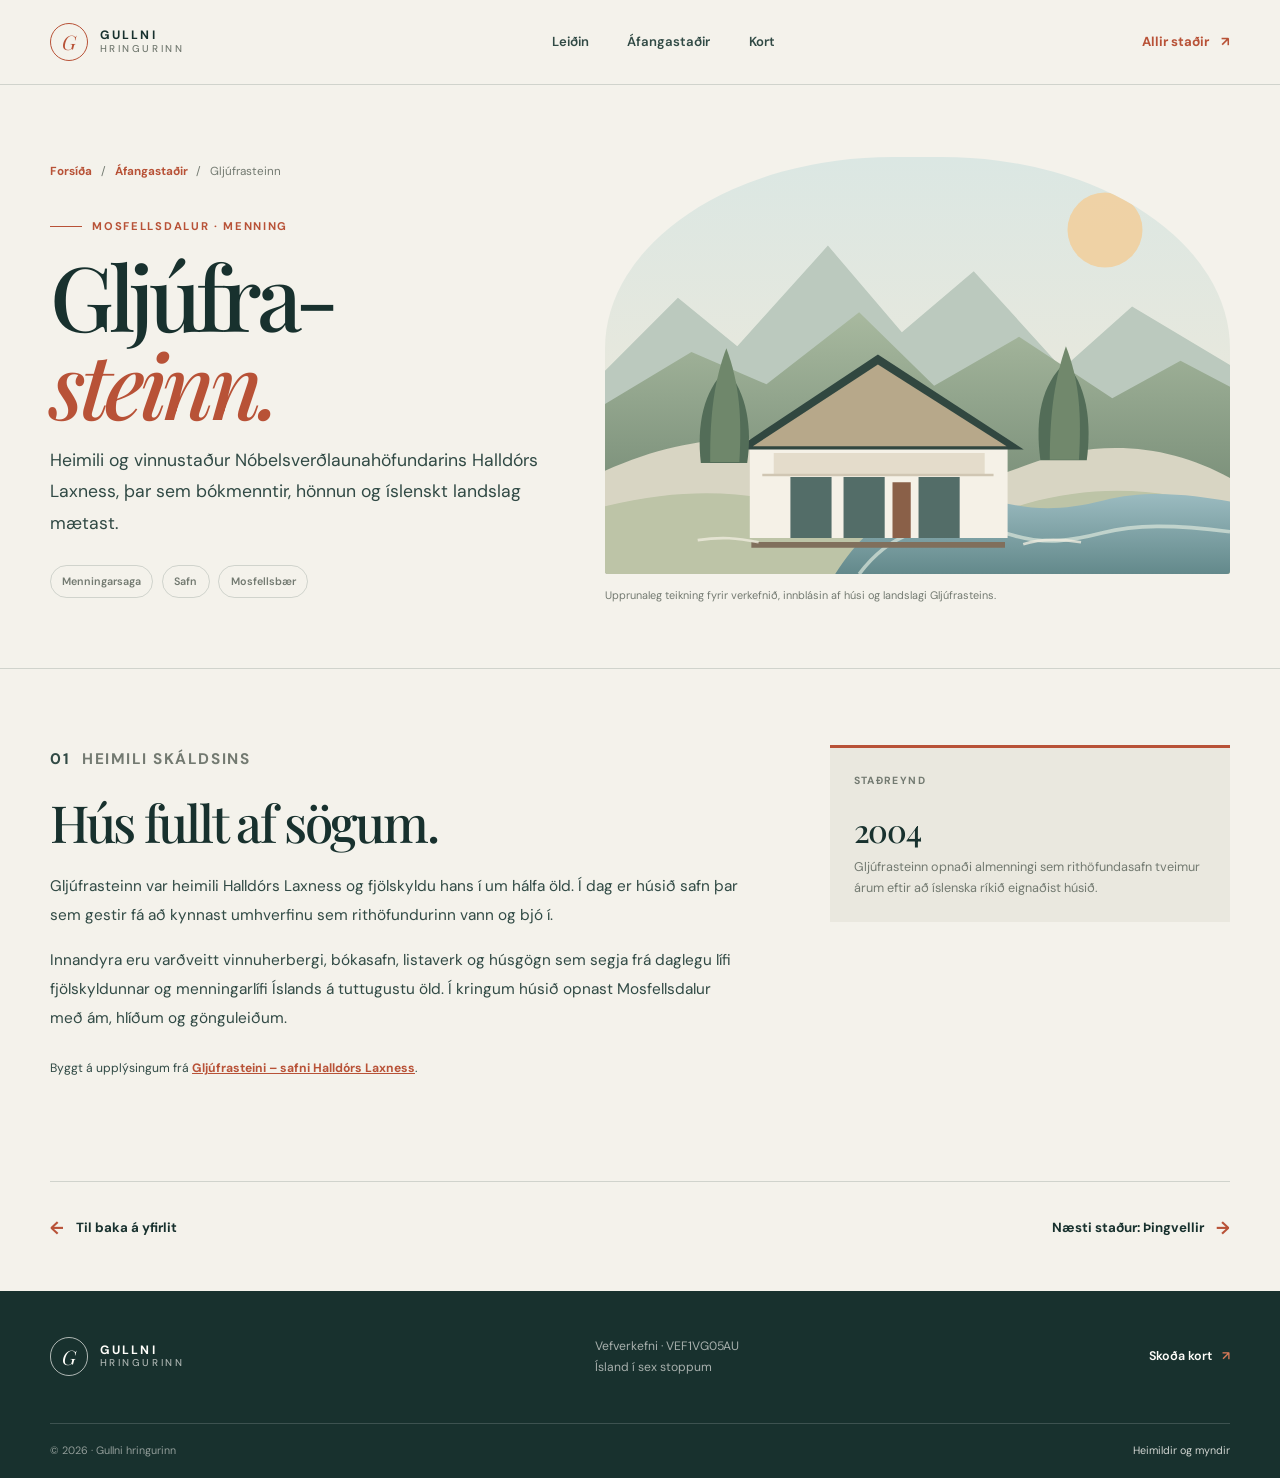
<file: gljufrasteinn.html>
<!doctype html>
<html lang="is">
<head>
  <meta charset="utf-8">
  <meta name="viewport" content="width=device-width, initial-scale=1">
  <meta name="description" content="Gljúfrasteinn, heimili og safn Halldórs Laxness í Mosfellsdal.">
  <title>Gljúfrasteinn — Gullni hringurinn</title>
  <link rel="icon" href="favicon.svg" type="image/svg+xml">
  <link rel="preconnect" href="https://fonts.googleapis.com">
  <link rel="preconnect" href="https://fonts.gstatic.com" crossorigin>
  <link href="https://fonts.googleapis.com/css2?family=DM+Sans:wght@400;500;600;700&family=Playfair+Display:wght@500;600;700&display=swap" rel="stylesheet">
  <link rel="stylesheet" href="styles.css">
</head>
<body class="detail-page">
  <a class="skip-link" href="#efni">Fara beint í efni</a>
  <header class="site-header" id="top">
    <div class="site-header__inner page-width">
      <a class="brand" href="index.html" aria-label="Gullni hringurinn, forsíða"><span class="brand__mark" aria-hidden="true">G</span><span class="brand__text">GULLNI<span>HRINGURINN</span></span></a>
      <nav class="site-nav" aria-label="Aðalvalmynd"><a href="index.html#leidin">Leiðin</a><a href="index.html#stopp" aria-current="page">Áfangastaðir</a><a href="index.html#kort">Kort</a></nav>
      <a class="header-cta" href="index.html#stopp">Allir staðir <span aria-hidden="true">↗</span></a>
    </div>
  </header>
  <main id="efni">
    <section class="detail-hero page-width" aria-labelledby="page-title">
      <div class="detail-hero__copy">
        <p class="breadcrumbs"><a href="index.html">Forsíða</a><span aria-hidden="true">/</span><a href="index.html#stopp">Áfangastaðir</a><span aria-hidden="true">/</span>Gljúfrasteinn</p>
        <p class="eyebrow"><span class="eyebrow__line" aria-hidden="true"></span> Mosfellsdalur · Menning</p>
        <h1 id="page-title">Gljúfra-<br><em>steinn.</em></h1>
        <p class="detail-hero__lead">Heimili og vinnustaður Nóbelsverðlaunahöfundarins Halldórs Laxness, þar sem bókmenntir, hönnun og íslenskt landslag mætast.</p>
        <div class="detail-hero__meta"><span>Menningarsaga</span><span>Safn</span><span>Mosfellsbær</span></div>
      </div>
      <figure class="detail-photo">
        <img src="images/gljufrasteinn.svg" alt="Teiknuð mynd af hvítu húsi í grænum dal, innblásin af Gljúfrasteini" fetchpriority="high">
        <figcaption>Upprunaleg teikning fyrir verkefnið, innblásin af húsi og landslagi Gljúfrasteins.</figcaption>
      </figure>
    </section>
    <section class="story-section" aria-labelledby="story-title">
      <div class="story-grid page-width">
        <article class="story-copy">
          <p class="section-label"><span>01</span><span>Heimili skáldsins</span></p>
          <h2 id="story-title">Hús fullt af sögum.</h2>
          <p>Gljúfrasteinn var heimili Halldórs Laxness og fjölskyldu hans í um hálfa öld. Í dag er húsið safn þar sem gestir fá að kynnast umhverfinu sem rithöfundurinn vann og bjó í.</p>
          <p>Innandyra eru varðveitt vinnuherbergi, bókasafn, listaverk og húsgögn sem segja frá daglegu lífi fjölskyldunnar og menningarlífi Íslands á tuttugustu öld. Í kringum húsið opnast Mosfellsdalur með ám, hlíðum og gönguleiðum.</p>
          <p class="source-note">Byggt á upplýsingum frá <a href="https://www.halldorlaxness.is/en/about_gljufrasteinn/the_museum" target="_blank" rel="noopener noreferrer">Gljúfrasteini – safni Halldórs Laxness</a>.</p>
        </article>
        <aside class="fact-card" aria-label="Fróðleikur um Gljúfrastein">
          <p class="fact-card__label">Staðreynd</p>
          <strong>2004</strong>
          <p>Gljúfrasteinn opnaði almenningi sem rithöfundasafn tveimur árum eftir að íslenska ríkið eignaðist húsið.</p>
        </aside>
      </div>
    </section>
    <nav class="detail-next page-width" aria-label="Fleiri áfangastaðir"><a href="index.html#stopp"><span aria-hidden="true">←</span> Til baka á yfirlit</a><a href="thingvellir.html">Næsti staður: Þingvellir <span aria-hidden="true">→</span></a></nav>
  </main>
  <footer class="site-footer"><div class="site-footer__inner page-width"><a class="brand brand--footer" href="index.html"><span class="brand__mark" aria-hidden="true">G</span><span class="brand__text">GULLNI<span>HRINGURINN</span></span></a><p>Vefverkefni · VEF1VG05AU<br>Ísland í sex stoppum</p><a class="footer-link" href="index.html#kort">Skoða kort <span aria-hidden="true">↗</span></a></div><div class="site-footer__bottom page-width"><span>© 2026 · Gullni hringurinn</span><a href="heimildir.html">Heimildir og myndir</a></div></footer>
</body>
</html>
</file>
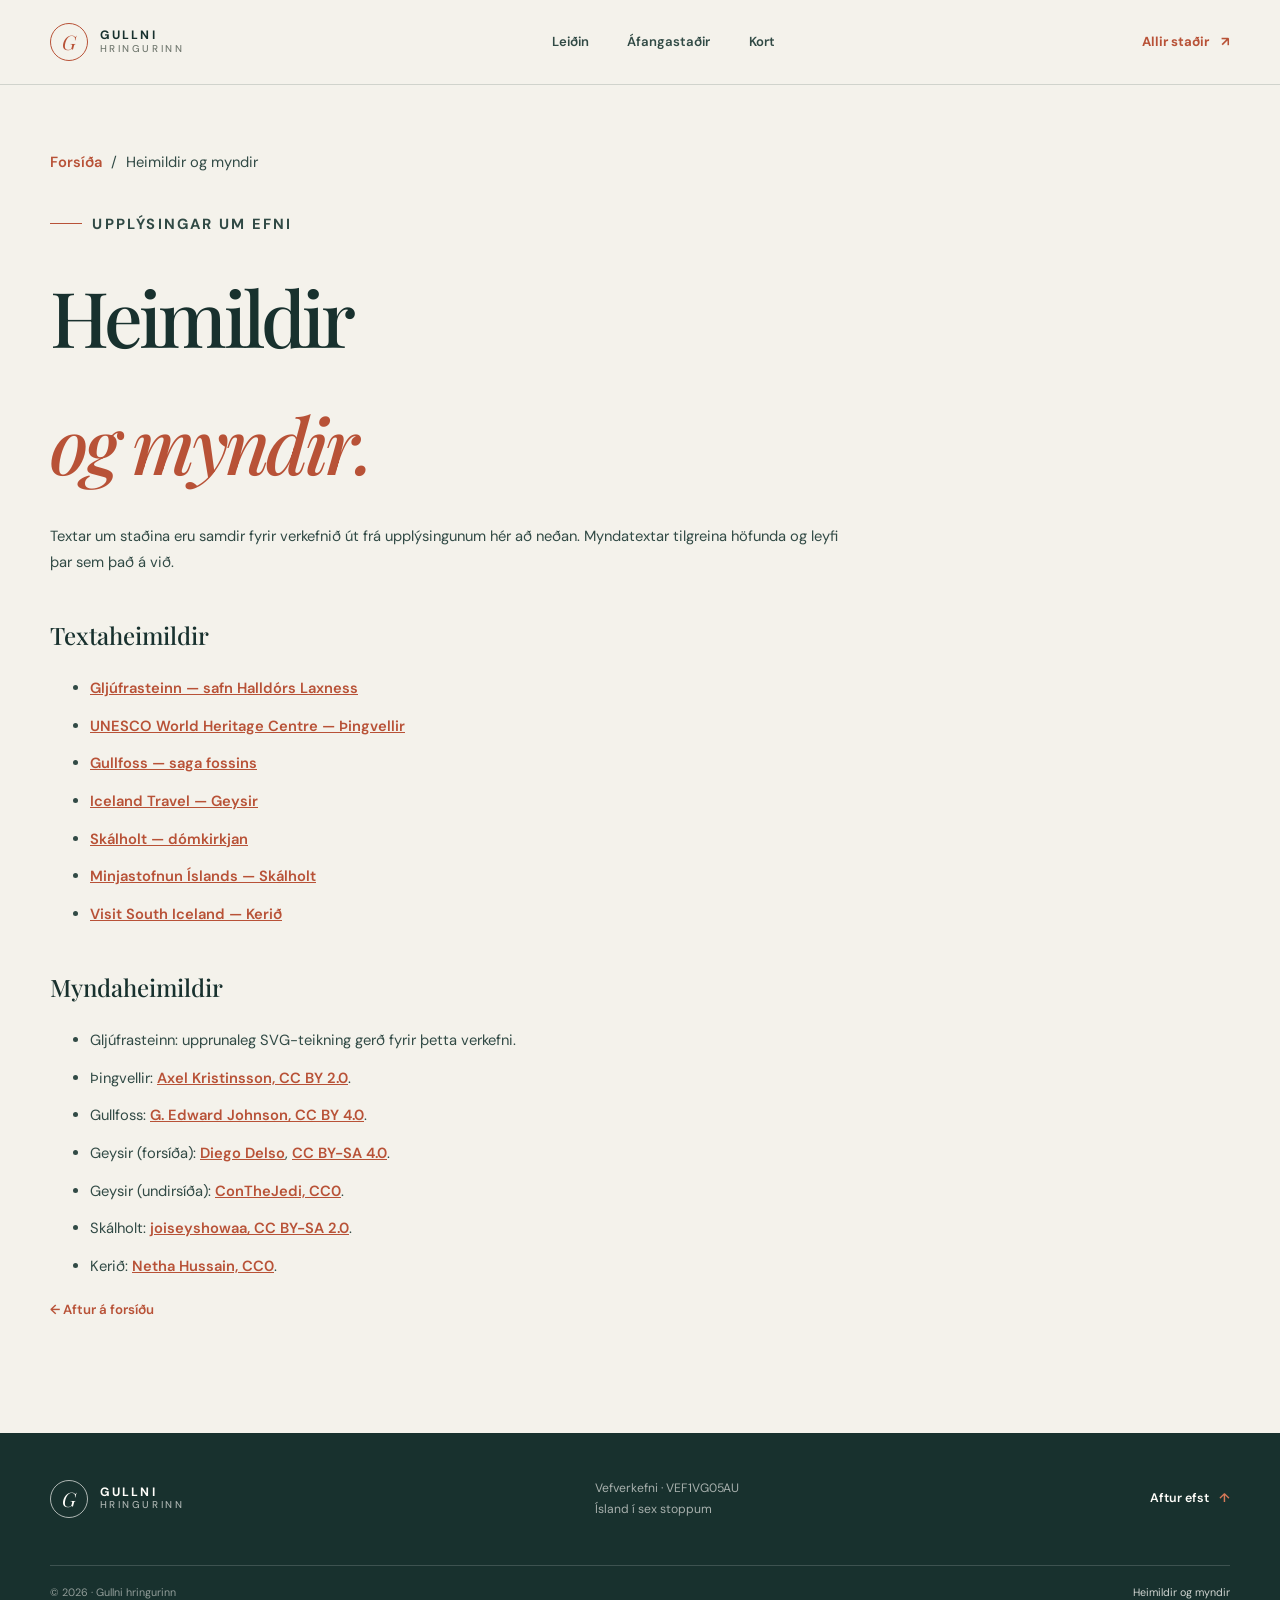
<file: heimildir.html>
<!doctype html>
<html lang="is">
<head>
  <meta charset="utf-8">
  <meta name="viewport" content="width=device-width, initial-scale=1">
  <meta name="description" content="Heimildir og myndir sem eru notaðar á vefnum um Gullna hringinn.">
  <title>Heimildir og myndir — Gullni hringurinn</title>
  <link rel="icon" href="favicon.svg" type="image/svg+xml">
  <link rel="preconnect" href="https://fonts.googleapis.com">
  <link rel="preconnect" href="https://fonts.gstatic.com" crossorigin>
  <link href="https://fonts.googleapis.com/css2?family=DM+Sans:wght@400;500;600;700&family=Playfair+Display:wght@500;600;700&display=swap" rel="stylesheet">
  <link rel="stylesheet" href="styles.css">
</head>
<body class="detail-page">
  <a class="skip-link" href="#efni">Fara beint í efni</a>
  <header class="site-header" id="top"><div class="site-header__inner page-width"><a class="brand" href="index.html" aria-label="Gullni hringurinn, forsíða"><span class="brand__mark" aria-hidden="true">G</span><span class="brand__text">GULLNI<span>HRINGURINN</span></span></a><nav class="site-nav" aria-label="Aðalvalmynd"><a href="index.html#leidin">Leiðin</a><a href="index.html#stopp">Áfangastaðir</a><a href="index.html#kort">Kort</a></nav><a class="header-cta" href="index.html#stopp">Allir staðir <span aria-hidden="true">↗</span></a></div></header>
  <main class="source-page page-width" id="efni">
    <p class="breadcrumbs"><a href="index.html">Forsíða</a><span aria-hidden="true">/</span>Heimildir og myndir</p>
    <p class="eyebrow"><span class="eyebrow__line" aria-hidden="true"></span> Upplýsingar um efni</p>
    <h1>Heimildir<br><em>og myndir.</em></h1>
    <p>Textar um staðina eru samdir fyrir verkefnið út frá upplýsingunum hér að neðan. Myndatextar tilgreina höfunda og leyfi þar sem það á við.</p>
    <h2>Textaheimildir</h2>
    <ul>
      <li><a href="https://www.halldorlaxness.is/en/about_gljufrasteinn/the_museum" target="_blank" rel="noopener noreferrer">Gljúfrasteinn — safn Halldórs Laxness</a></li>
      <li><a href="https://whc.unesco.org/en/list/1152/" target="_blank" rel="noopener noreferrer">UNESCO World Heritage Centre — Þingvellir</a></li>
      <li><a href="https://gullfoss.is/history-of-gullfoss/" target="_blank" rel="noopener noreferrer">Gullfoss — saga fossins</a></li>
      <li><a href="https://www.icelandtravel.is/attractions/geysir/" target="_blank" rel="noopener noreferrer">Iceland Travel — Geysir</a></li>
      <li><a href="https://www.skalholt.is/en/skalholtsdomkirkja" target="_blank" rel="noopener noreferrer">Skálholt — dómkirkjan</a></li>
      <li><a href="https://www.minjastofnun.is/is/ahugaverdir-stadir/skalholt" target="_blank" rel="noopener noreferrer">Minjastofnun Íslands — Skálholt</a></li>
      <li><a href="https://www.south.is/en/destinations/nature/nature/kerid-crater" target="_blank" rel="noopener noreferrer">Visit South Iceland — Kerið</a></li>
    </ul>
    <h2>Myndaheimildir</h2>
    <ul>
      <li>Gljúfrasteinn: upprunaleg SVG-teikning gerð fyrir þetta verkefni.</li>
      <li>Þingvellir: <a href="https://commons.wikimedia.org/wiki/File:Thingvellir_(4986482921).jpg" target="_blank" rel="noopener noreferrer">Axel Kristinsson, CC BY 2.0</a>.</li>
      <li>Gullfoss: <a href="https://commons.wikimedia.org/wiki/File:Gullfoss_looking_down_Iceland_2026-02-06_09-31-21_1.jpg" target="_blank" rel="noopener noreferrer">G. Edward Johnson, CC BY 4.0</a>.</li>
      <li>Geysir (forsíða): <a href="https://commons.wikimedia.org/wiki/File%3AStrokkur%2C_%C3%81rea_geot%C3%A9rmica_de_Geysir%2C_Su%C3%B0urland%2C_Islandia%2C_2014-08-16%2C_DD_086.JPG" target="_blank" rel="noopener noreferrer">Diego Delso</a>, <a href="https://creativecommons.org/licenses/by-sa/4.0/" target="_blank" rel="noopener noreferrer">CC BY-SA 4.0</a>.</li>
      <li>Geysir (undirsíða): <a href="https://commons.wikimedia.org/wiki/File:Strokkur_Eruption.JPG" target="_blank" rel="noopener noreferrer">ConTheJedi, CC0</a>.</li>
      <li>Skálholt: <a href="https://commons.wikimedia.org/wiki/File:Skaholt_Cathedral.jpg" target="_blank" rel="noopener noreferrer">joiseyshowaa, CC BY-SA 2.0</a>.</li>
      <li>Kerið: <a href="https://commons.wikimedia.org/wiki/File:Kerid_Crater_01.jpg" target="_blank" rel="noopener noreferrer">Netha Hussain, CC0</a>.</li>
    </ul>
    <p><a class="arrow-link" href="index.html">← Aftur á forsíðu</a></p>
  </main>
  <footer class="site-footer"><div class="site-footer__inner page-width"><a class="brand brand--footer" href="index.html"><span class="brand__mark" aria-hidden="true">G</span><span class="brand__text">GULLNI<span>HRINGURINN</span></span></a><p>Vefverkefni · VEF1VG05AU<br>Ísland í sex stoppum</p><a class="footer-link" href="#top">Aftur efst <span aria-hidden="true">↑</span></a></div><div class="site-footer__bottom page-width"><span>© 2026 · Gullni hringurinn</span><a href="heimildir.html">Heimildir og myndir</a></div></footer>
</body>
</html>
</file>
<file: styles.css>
:root {
  color-scheme: light;
  --ink: #18312e;
  --ink-soft: #314a45;
  --paper: #f4f2eb;
  --paper-deep: #eae8df;
  --white: #fffefa;
  --rust: #b85237;
  --rust-light: #d77958;
  --moss: #748b75;
  --muted: #737a71;
  --line: rgba(24, 49, 46, 0.16);
  --serif: "Playfair Display", Georgia, "Times New Roman", serif;
  --sans: "DM Sans", Arial, sans-serif;
  --content-width: 1180px;
}

* {
  box-sizing: border-box;
}

html {
  scroll-behavior: smooth;
  scroll-padding-top: 5.5rem;
}

body {
  margin: 0;
  background: var(--paper);
  color: var(--ink);
  font-family: var(--sans);
  font-size: 1rem;
  line-height: 1.65;
}

img {
  display: block;
  width: 100%;
}

a {
  color: inherit;
}

a:focus-visible,
button:focus-visible,
iframe:focus-visible {
  outline: 3px solid var(--rust-light);
  outline-offset: 4px;
}

.page-width {
  width: min(var(--content-width), calc(100% - 3rem));
  margin-inline: auto;
}

.skip-link {
  position: absolute;
  z-index: 10;
  top: 0.5rem;
  left: 0.5rem;
  padding: 0.75rem 1rem;
  transform: translateY(-160%);
  background: var(--white);
  color: var(--ink);
  font-weight: 700;
}

.skip-link:focus {
  transform: translateY(0);
}

.site-header {
  position: relative;
  z-index: 5;
  border-bottom: 1px solid var(--line);
  background: var(--paper);
}

.site-header__inner {
  display: flex;
  min-height: 84px;
  align-items: center;
  justify-content: space-between;
  gap: 2rem;
}

.brand {
  display: inline-flex;
  align-items: center;
  gap: 0.7rem;
  text-decoration: none;
}

.brand__mark {
  display: grid;
  width: 2.4rem;
  height: 2.4rem;
  place-items: center;
  border: 1px solid var(--rust);
  border-radius: 50%;
  color: var(--rust);
  font-family: var(--serif);
  font-size: 1.25rem;
  font-style: italic;
}

.brand__text {
  display: grid;
  gap: 0.05rem;
  font-size: 0.76rem;
  font-weight: 700;
  letter-spacing: 0.18em;
  line-height: 1.1;
}

.brand__text span {
  color: var(--muted);
  font-size: 0.62rem;
  font-weight: 500;
  letter-spacing: 0.26em;
}

.site-nav {
  display: flex;
  align-items: center;
  gap: clamp(1rem, 3vw, 2.6rem);
}

.site-nav a,
.header-cta,
.footer-link {
  text-decoration: none;
}

.site-nav a {
  color: var(--ink-soft);
  font-size: 0.82rem;
  font-weight: 600;
  transition: color 180ms ease-in-out;
}

.site-nav a:hover,
.footer-link:hover {
  color: var(--rust);
}

.header-cta {
  display: inline-flex;
  align-items: center;
  gap: 0.75rem;
  color: var(--rust);
  font-size: 0.82rem;
  font-weight: 700;
}

.header-cta span,
.arrow-link span,
.place-card__body a span,
.button span {
  display: inline-block;
  transition: transform 180ms ease-in-out;
}

.header-cta:hover span,
.arrow-link:hover span,
.place-card__body a:hover span,
.button:hover span {
  transform: translate(3px, -2px);
}

.hero {
  position: relative;
  display: grid;
  min-height: 625px;
  grid-template-columns: minmax(0, 0.96fr) minmax(370px, 1.04fr);
  align-items: center;
  gap: clamp(2rem, 5vw, 5.5rem);
  padding-block: 4.8rem 5rem;
}

.hero__copy {
  position: relative;
  z-index: 1;
  padding-block: 1rem;
}

.eyebrow,
.section-label {
  display: flex;
  align-items: center;
  gap: 0.65rem;
  color: var(--rust);
  font-size: 0.7rem;
  font-weight: 700;
  letter-spacing: 0.15em;
  text-transform: uppercase;
}

.eyebrow__line {
  width: 2rem;
  height: 1px;
  background: var(--rust);
}

h1,
h2,
h3,
p {
  margin-top: 0;
}

h1,
h2,
h3 {
  font-family: var(--serif);
  font-weight: 500;
}

.hero h1 {
  max-width: 650px;
  margin: 1.35rem 0 1rem;
  font-size: clamp(4.5rem, 8vw, 7.2rem);
  letter-spacing: -0.06em;
  line-height: 0.96;
}

h1 em,
h2 em {
  color: var(--rust);
  font-weight: 500;
}

.hero__intro {
  max-width: 450px;
  margin-bottom: 2rem;
  color: var(--ink-soft);
  font-size: 1.04rem;
  line-height: 1.8;
}

.hero__actions {
  display: flex;
  align-items: center;
  gap: 1.5rem;
}

.button {
  display: inline-flex;
  min-height: 3.15rem;
  align-items: center;
  justify-content: center;
  gap: 1rem;
  padding: 0.75rem 1.2rem;
  border: 1px solid transparent;
  border-radius: 2px;
  font-size: 0.82rem;
  font-weight: 700;
  text-decoration: none;
  transition: background 180ms ease-in-out, color 180ms ease-in-out, border-color 180ms ease-in-out;
}

.button--dark {
  background: var(--ink);
  color: var(--white);
}

.button--dark:hover {
  background: var(--rust);
}

.button--light {
  border-color: rgba(255, 254, 250, 0.55);
  background: transparent;
  color: var(--white);
}

.button--light:hover {
  border-color: var(--white);
  background: var(--white);
  color: var(--ink);
}

.text-link,
.arrow-link {
  display: inline-flex;
  align-items: center;
  gap: 0.7rem;
  color: var(--ink);
  font-size: 0.83rem;
  font-weight: 700;
  text-decoration: none;
}

.text-link:hover,
.arrow-link:hover {
  color: var(--rust);
}

.hero__note {
  display: flex;
  align-items: center;
  gap: 0.85rem;
  margin-top: 3.7rem;
  color: var(--muted);
  font-size: 0.75rem;
  line-height: 1.5;
}

.hero__note-icon {
  display: grid;
  width: 2.45rem;
  height: 2.45rem;
  place-items: center;
  border: 1px solid var(--line);
  border-radius: 50%;
  color: var(--rust);
  font-size: 1rem;
}

.hero__visual {
  position: relative;
  min-height: 474px;
  margin: 0;
  isolation: isolate;
}

.hero__visual::before {
  position: absolute;
  z-index: -1;
  top: 1rem;
  right: -1.2rem;
  bottom: -1rem;
  left: 1.2rem;
  border: 1px solid rgba(184, 82, 55, 0.42);
  content: "";
}

.hero__visual img {
  height: 474px;
  border-radius: 48% 48% 4px 4px;
  object-fit: cover;
  object-position: center;
}

.hero__visual figcaption {
  display: flex;
  justify-content: space-between;
  gap: 1rem;
  padding-top: 0.9rem;
  color: var(--muted);
  font-size: 0.68rem;
  letter-spacing: 0.05em;
}

.hero__visual figcaption span {
  color: var(--rust);
  font-weight: 700;
}

.hero__stamp {
  position: absolute;
  right: -1.5rem;
  bottom: 4.2rem;
  display: grid;
  width: 5.8rem;
  height: 5.8rem;
  place-items: center;
  border-radius: 50%;
  background: var(--rust);
  color: var(--white);
  font-family: var(--serif);
  font-size: 0.95rem;
  line-height: 1.15;
  text-align: center;
  transform: rotate(10deg);
}

.hero__index {
  position: absolute;
  right: 0;
  bottom: 2.4rem;
  display: flex;
  align-items: center;
  gap: 0.65rem;
  color: var(--muted);
  font-size: 0.62rem;
  letter-spacing: 0.12em;
}

.hero__index-rule {
  width: 4rem;
  height: 1px;
  background: var(--rust);
}

.route-intro {
  padding-block: 5.4rem 6.2rem;
  border-top: 1px solid var(--line);
}

.section-label span:first-child {
  font-variant-numeric: tabular-nums;
}

.section-label span:last-child {
  color: var(--muted);
  letter-spacing: 0.1em;
}

.route-intro__content {
  display: grid;
  grid-template-columns: 1fr 0.8fr;
  align-items: start;
  gap: 5rem;
  margin-top: 1.5rem;
}

.route-intro h2,
.stops-heading h2,
.map-section h2 {
  margin-bottom: 0;
  font-size: clamp(3rem, 5vw, 4.55rem);
  letter-spacing: -0.055em;
  line-height: 1.06;
}

.route-intro__text {
  max-width: 490px;
  padding-top: 0.4rem;
}

.route-intro__text p,
.stops-heading > p,
.map-section__copy > p {
  color: var(--ink-soft);
  font-size: 0.93rem;
  line-height: 1.85;
}

.route-intro__text p + p {
  margin-top: 1rem;
}

.route-intro__text .arrow-link {
  margin-top: 0.75rem;
  color: var(--rust);
}

.stops-section {
  padding-block: 5rem 6.5rem;
  background: var(--paper-deep);
}

.stops-heading {
  display: flex;
  align-items: end;
  justify-content: space-between;
  gap: 3rem;
  margin-bottom: 3rem;
}

.stops-heading h2 {
  margin-top: 1.5rem;
}

.stops-heading > p {
  max-width: 350px;
  margin-bottom: 0.3rem;
}

.place-grid {
  display: grid;
  grid-template-columns: repeat(3, minmax(0, 1fr));
  gap: 1.25rem;
}

.place-card {
  display: flex;
  min-width: 0;
  flex-direction: column;
  border: 1px solid rgba(24, 49, 46, 0.12);
  background: var(--white);
  transition: transform 220ms ease-in-out, box-shadow 220ms ease-in-out;
}

.place-card:hover {
  box-shadow: 0 18px 38px rgba(24, 49, 46, 0.1);
  transform: translateY(-4px);
}

.place-card__image {
  position: relative;
  overflow: hidden;
  height: 222px;
  margin: 0;
  background: #c8d0c2;
}

.place-card__image img {
  height: 100%;
  object-fit: cover;
  transition: transform 400ms ease-in-out;
}

.place-card__image figcaption {
  position: absolute;
  right: 0.6rem;
  bottom: 0.6rem;
  left: 0.6rem;
  padding: 0.35rem 0.5rem;
  color: #fff;
  background: rgb(25 29 24 / 78%);
  font-size: 0.62rem;
  line-height: 1.4;
}

.place-card__image figcaption a {
  color: inherit;
  text-decoration: underline;
  text-underline-offset: 0.12em;
}

.place-card:hover .place-card__image img {
  transform: scale(1.04);
}

.place-card__body {
  display: flex;
  min-height: 245px;
  flex: 1;
  flex-direction: column;
  align-items: start;
  padding: 1.4rem 1.45rem 1.35rem;
}

.place-card__number {
  display: flex;
  width: 100%;
  align-items: center;
  justify-content: space-between;
  margin-bottom: 0.75rem;
  color: var(--rust);
  font-size: 0.67rem;
  font-weight: 700;
  letter-spacing: 0.12em;
}

.place-card__number span {
  color: var(--muted);
  font-size: 0.6rem;
}

.place-card h3 {
  margin-bottom: 0.6rem;
  font-size: 1.8rem;
  letter-spacing: -0.035em;
}

.place-card__body > p:not(.place-card__number) {
  margin-bottom: 1.25rem;
  color: var(--muted);
  font-size: 0.84rem;
  line-height: 1.7;
}

.place-card__body a {
  display: inline-flex;
  align-items: center;
  gap: 0.7rem;
  margin-top: auto;
  color: var(--ink);
  font-size: 0.77rem;
  font-weight: 700;
  text-decoration: none;
}

.place-card__body a:hover {
  color: var(--rust);
}

.place-card__body a span {
  color: var(--rust);
  font-size: 0.95rem;
}

.map-section {
  display: grid;
  min-height: 515px;
  grid-template-columns: 0.82fr 1.18fr;
  align-items: stretch;
  gap: 3.6rem;
  padding-block: 6.5rem;
}

.map-section__copy {
  align-self: center;
  padding-block: 1rem;
}

.map-section h2 {
  margin-top: 1.5rem;
  margin-bottom: 1.2rem;
}

.map-section__copy > p {
  max-width: 360px;
  margin-bottom: 1.5rem;
}

.map-section__copy .button {
  background: var(--ink);
  color: var(--white);
}

.map-section__copy .button:hover {
  background: var(--rust);
}

.map-frame {
  position: relative;
  min-height: 355px;
  overflow: hidden;
  border: 8px solid var(--white);
  box-shadow: 0 14px 40px rgba(24, 49, 46, 0.1);
}

.map-frame iframe {
  width: 100%;
  height: 100%;
  min-height: 355px;
  border: 0;
}

.map-frame__pin {
  position: absolute;
  top: 1.2rem;
  left: 1.2rem;
  display: grid;
  width: 2.2rem;
  height: 2.2rem;
  place-items: center;
  border: 2px solid var(--white);
  border-radius: 50%;
  background: var(--rust);
  box-shadow: 0 4px 12px rgba(24, 49, 46, 0.18);
  color: var(--white);
  font-family: var(--serif);
  font-size: 1.15rem;
  pointer-events: none;
}

.closing-note {
  display: grid;
  justify-items: center;
  padding-block: 3.7rem 5.2rem;
  border-top: 1px solid var(--line);
  text-align: center;
}

.closing-note__star {
  margin-bottom: 0.7rem;
  color: var(--rust);
  font-size: 1.45rem;
}

.closing-note p {
  max-width: 700px;
  margin-bottom: 0.5rem;
  font-family: var(--serif);
  font-size: clamp(1.55rem, 3vw, 2.35rem);
  line-height: 1.3;
}

.closing-note__caption {
  color: var(--muted);
  font-size: 0.74rem;
}

.site-footer {
  background: var(--ink);
  color: var(--white);
}

.site-footer__inner {
  display: flex;
  min-height: 132px;
  align-items: center;
  justify-content: space-between;
  gap: 2rem;
}

.brand--footer .brand__mark {
  border-color: rgba(255, 254, 250, 0.65);
  color: var(--white);
}

.brand--footer .brand__text span {
  color: rgba(255, 254, 250, 0.63);
}

.site-footer__inner > p {
  margin: 0;
  color: rgba(255, 254, 250, 0.62);
  font-size: 0.76rem;
  line-height: 1.7;
}

.footer-link {
  color: var(--white);
  font-size: 0.78rem;
  font-weight: 600;
}

.footer-link span {
  margin-left: 0.45rem;
  color: var(--rust-light);
}

.site-footer__bottom {
  display: flex;
  min-height: 55px;
  align-items: center;
  justify-content: space-between;
  border-top: 1px solid rgba(255, 254, 250, 0.16);
  color: rgba(255, 254, 250, 0.53);
  font-size: 0.67rem;
}

.site-footer__bottom a {
  color: rgba(255, 254, 250, 0.8);
  text-decoration: none;
}

.site-footer__bottom a:hover {
  color: var(--white);
}

.detail-hero {
  display: grid;
  grid-template-columns: minmax(0, 0.88fr) minmax(370px, 1.12fr);
  align-items: center;
  gap: clamp(2rem, 5vw, 5rem);
  padding-block: 4.5rem 4rem;
}

.breadcrumbs {
  display: flex;
  flex-wrap: wrap;
  align-items: center;
  gap: 0.55rem;
  margin-bottom: 2.2rem;
  color: var(--muted);
  font-size: 0.73rem;
}

.breadcrumbs a {
  color: var(--rust);
  font-weight: 700;
  text-decoration: none;
}

.detail-hero h1 {
  margin: 1rem 0 1.1rem;
  font-size: clamp(3.8rem, 7vw, 6.25rem);
  letter-spacing: -0.06em;
  line-height: 0.98;
}

.detail-hero__lead {
  max-width: 490px;
  margin-bottom: 1.6rem;
  color: var(--ink-soft);
  font-size: 1.1rem;
  line-height: 1.8;
}

.detail-hero__meta {
  display: flex;
  flex-wrap: wrap;
  gap: 0.55rem;
}

.detail-hero__meta span {
  padding: 0.42rem 0.7rem;
  border: 1px solid var(--line);
  border-radius: 20px;
  color: var(--muted);
  font-size: 0.67rem;
  font-weight: 600;
}

.detail-photo {
  position: relative;
  margin: 0;
}

.detail-photo img {
  max-height: 510px;
  min-height: 360px;
  border-radius: 46% 46% 3px 3px;
  object-fit: cover;
}

.detail-photo figcaption {
  padding-top: 0.85rem;
  color: var(--muted);
  font-size: 0.68rem;
  line-height: 1.5;
}

.detail-photo figcaption a {
  color: var(--rust);
}

.story-section {
  padding-block: 4.8rem 5.5rem;
  border-top: 1px solid var(--line);
}

.story-grid {
  display: grid;
  grid-template-columns: minmax(0, 1fr) minmax(260px, 0.58fr);
  gap: clamp(2rem, 7vw, 7rem);
}

.story-copy h2 {
  max-width: 650px;
  margin: 1.2rem 0 1.25rem;
  font-size: clamp(2.2rem, 4vw, 3.4rem);
  letter-spacing: -0.045em;
  line-height: 1.13;
}

.story-copy p {
  max-width: 690px;
  color: var(--ink-soft);
  font-size: 0.96rem;
  line-height: 1.9;
}

.story-copy p + p {
  margin-top: 1rem;
}

.story-copy .source-note {
  margin-top: 1.5rem;
  font-size: 0.76rem;
}

.source-note a {
  color: var(--rust);
  font-weight: 700;
}

.fact-card {
  align-self: start;
  padding: 1.5rem;
  border-top: 3px solid var(--rust);
  background: var(--paper-deep);
}

.fact-card__label {
  margin-bottom: 1.4rem;
  color: var(--muted);
  font-size: 0.65rem;
  font-weight: 700;
  letter-spacing: 0.13em;
  text-transform: uppercase;
}

.fact-card strong {
  display: block;
  margin-bottom: 0.5rem;
  font-family: var(--serif);
  font-size: 2rem;
  font-weight: 500;
  letter-spacing: -0.04em;
  line-height: 1.15;
}

.fact-card p:last-child {
  margin-bottom: 0;
  color: var(--muted);
  font-size: 0.79rem;
  line-height: 1.65;
}

.detail-next {
  display: flex;
  align-items: center;
  justify-content: space-between;
  gap: 1.5rem;
  padding-block: 2rem 3rem;
  border-top: 1px solid var(--line);
}

.detail-next a {
  display: inline-flex;
  align-items: center;
  gap: 0.75rem;
  color: var(--ink);
  font-size: 0.83rem;
  font-weight: 700;
  text-decoration: none;
}

.detail-next a:hover {
  color: var(--rust);
}

.detail-next a span {
  color: var(--rust);
  font-size: 1.1rem;
}

.source-page {
  min-height: 65vh;
  padding-block: 4rem 6rem;
}

.source-page h1 {
  margin: 1rem 0;
  font-size: clamp(3rem, 6vw, 5rem);
  letter-spacing: -0.05em;
}

.source-page h2 {
  margin-top: 2.5rem;
  font-size: 1.5rem;
}

.source-page p,
.source-page li {
  max-width: 800px;
  color: var(--ink-soft);
  font-size: 0.92rem;
  line-height: 1.8;
}

.source-page a {
  color: var(--rust);
  font-weight: 600;
}

.source-page li + li {
  margin-top: 0.7rem;
}

@media (max-width: 940px) {
  .hero {
    min-height: 0;
    grid-template-columns: minmax(0, 1fr) minmax(300px, 0.9fr);
    gap: 2.6rem;
  }

  .hero__visual,
  .hero__visual img {
    min-height: 390px;
    height: 390px;
  }

  .hero__stamp {
    right: -0.7rem;
    width: 4.9rem;
    height: 4.9rem;
    font-size: 0.8rem;
  }

  .route-intro__content {
    gap: 3rem;
  }

  .place-grid {
    grid-template-columns: repeat(2, minmax(0, 1fr));
  }

  .map-section {
    gap: 2.5rem;
  }

  .detail-hero {
    grid-template-columns: minmax(0, 0.9fr) minmax(300px, 1.1fr);
    gap: 2.5rem;
  }
}

@media (max-width: 680px) {
  .page-width {
    width: min(100% - 2rem, var(--content-width));
  }

  .site-header__inner {
    min-height: 76px;
    flex-wrap: wrap;
    gap: 0.75rem 1rem;
    padding-block: 0.7rem;
  }

  .brand__mark {
    width: 2.1rem;
    height: 2.1rem;
  }

  .brand__text {
    font-size: 0.68rem;
  }

  .brand__text span {
    font-size: 0.56rem;
  }

  .site-nav {
    order: 3;
    width: 100%;
    justify-content: space-between;
    gap: 0.7rem;
    padding-top: 0.55rem;
    border-top: 1px solid var(--line);
  }

  .site-nav a {
    font-size: 0.7rem;
  }

  .header-cta {
    margin-left: auto;
    font-size: 0.72rem;
  }

  .hero {
    grid-template-columns: 1fr;
    gap: 0;
    padding-block: 3.8rem 3.6rem;
  }

  .hero h1 {
    margin-top: 1.2rem;
    font-size: clamp(4rem, 16vw, 6rem);
  }

  .hero__intro {
    font-size: 0.96rem;
  }

  .hero__note {
    margin-top: 2.5rem;
  }

  .hero__index {
    right: 0;
    bottom: 0.8rem;
  }

  .home-page .home-photo {
    display: none;
  }

  .route-intro {
    padding-block: 3.8rem 4.2rem;
  }

  .route-intro__content {
    grid-template-columns: 1fr;
    gap: 1.3rem;
  }

  .route-intro h2,
  .stops-heading h2,
  .map-section h2 {
    font-size: clamp(2.7rem, 12vw, 4rem);
  }

  .route-intro__text p,
  .stops-heading > p,
  .map-section__copy > p {
    font-size: 0.88rem;
  }

  .stops-section {
    padding-block: 3.8rem 4.2rem;
  }

  .stops-heading {
    display: block;
    margin-bottom: 2rem;
  }

  .stops-heading > p {
    margin-top: 1rem;
  }

  .place-grid {
    grid-template-columns: 1fr;
    gap: 0.8rem;
  }

  .place-card {
    border-color: var(--line);
  }

  .place-card:hover {
    transform: none;
  }

  .place-card__body {
    min-height: 0;
    padding: 1.1rem 1.2rem 1.2rem;
  }

  .place-card h3 {
    font-size: 1.55rem;
  }

  .place-card__body > p:not(.place-card__number) {
    margin-bottom: 0.95rem;
  }

  .map-section {
    grid-template-columns: 1fr;
    gap: 1.8rem;
    padding-block: 4rem;
  }

  .map-frame,
  .map-frame iframe {
    min-height: 300px;
  }

  .closing-note {
    padding-block: 2.7rem 3.8rem;
  }

  .site-footer__inner {
    min-height: 0;
    flex-wrap: wrap;
    gap: 1.2rem;
    padding-block: 1.7rem;
  }

  .site-footer__inner > p {
    width: 100%;
    order: 3;
  }

  .site-footer__bottom {
    min-height: 52px;
    font-size: 0.62rem;
  }

  .detail-hero {
    grid-template-columns: 1fr;
    gap: 2rem;
    padding-block: 2.8rem 3rem;
  }

  .breadcrumbs {
    margin-bottom: 1.6rem;
  }

  .detail-hero h1 {
    font-size: clamp(3.7rem, 16vw, 5.2rem);
  }

  .detail-hero__lead {
    font-size: 0.98rem;
  }

  .detail-photo img {
    min-height: 270px;
    max-height: 380px;
    border-radius: 43% 43% 3px 3px;
  }

  .story-section {
    padding-block: 3.4rem 3.8rem;
  }

  .story-grid {
    grid-template-columns: 1fr;
    gap: 2rem;
  }

  .story-copy h2 {
    font-size: clamp(2rem, 10vw, 3rem);
  }

  .story-copy p {
    font-size: 0.9rem;
  }

  .fact-card {
    padding: 1.2rem;
  }

  .detail-next {
    align-items: flex-start;
    flex-direction: column;
    padding-block: 1.6rem 2.5rem;
  }
}

@media (prefers-reduced-motion: reduce) {
  *,
  *::before,
  *::after {
    scroll-behavior: auto !important;
    transition-duration: 0.01ms !important;
  }
}
</file>
